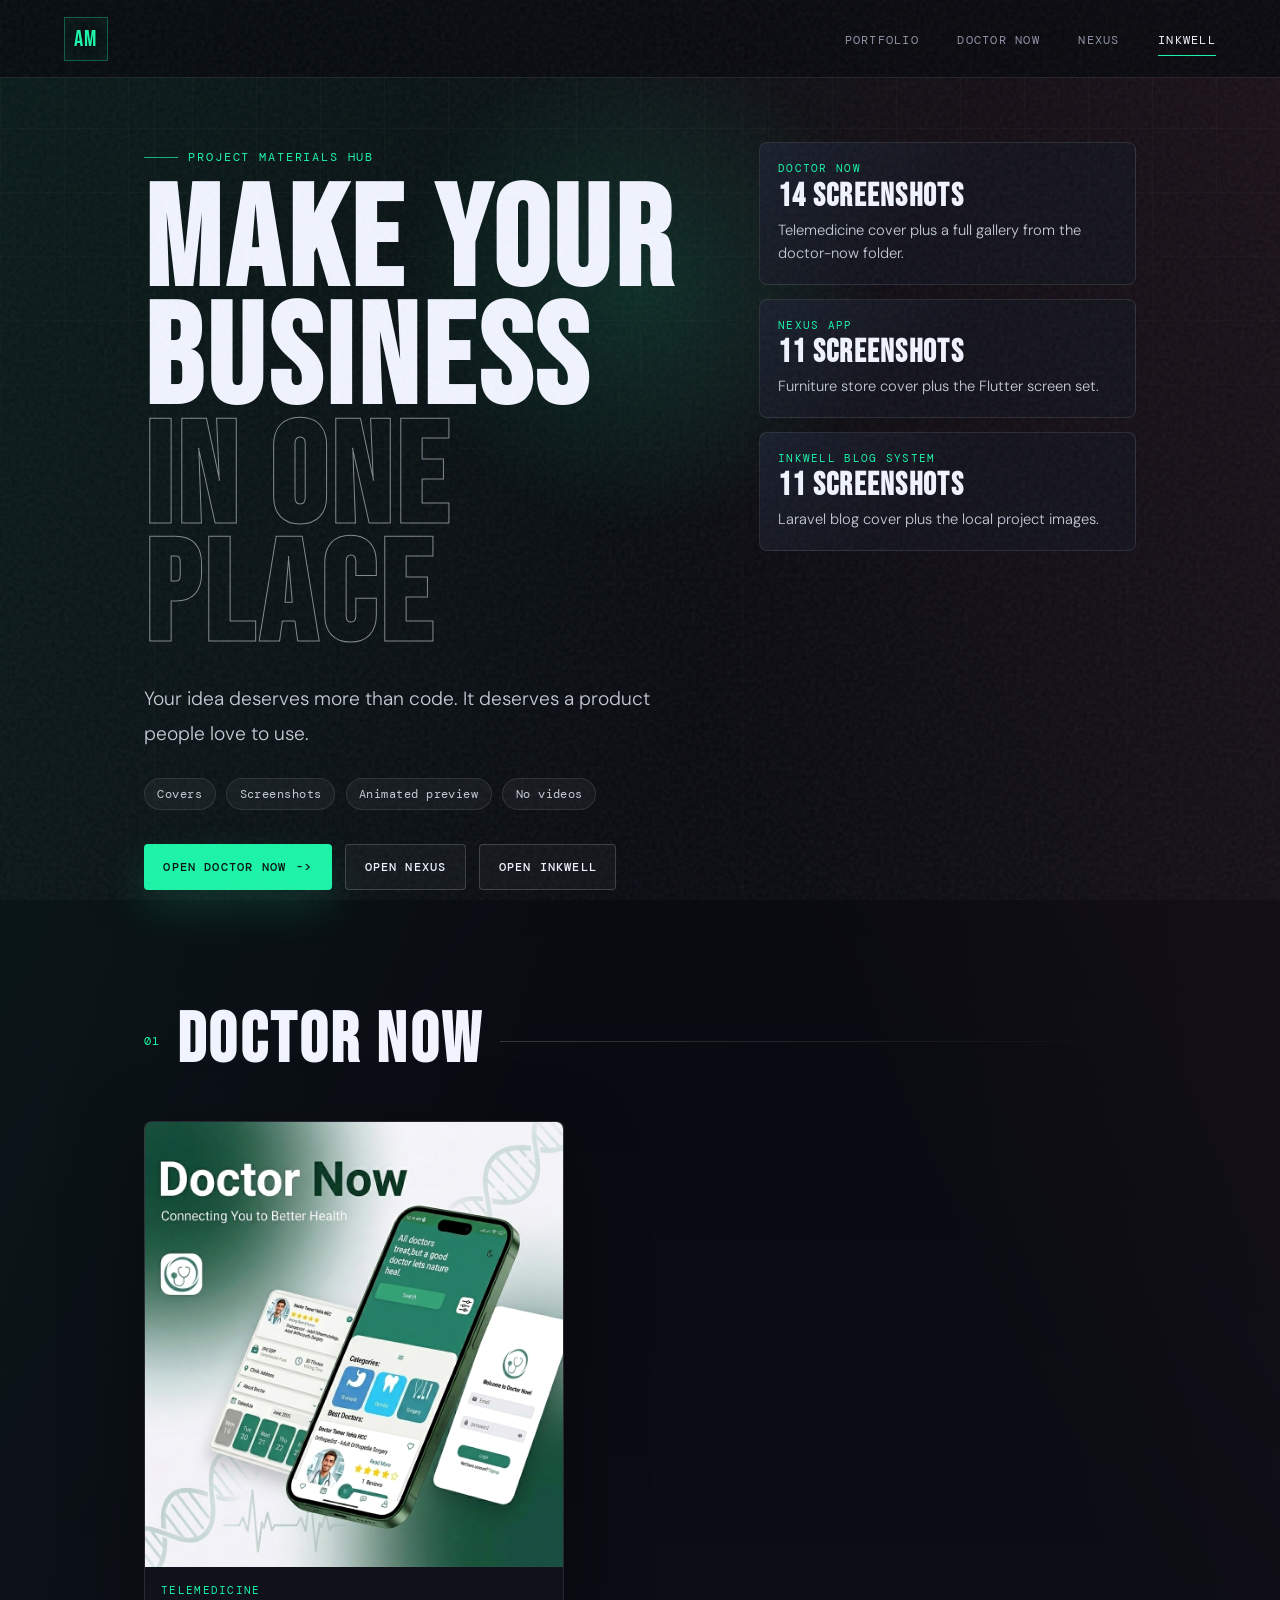
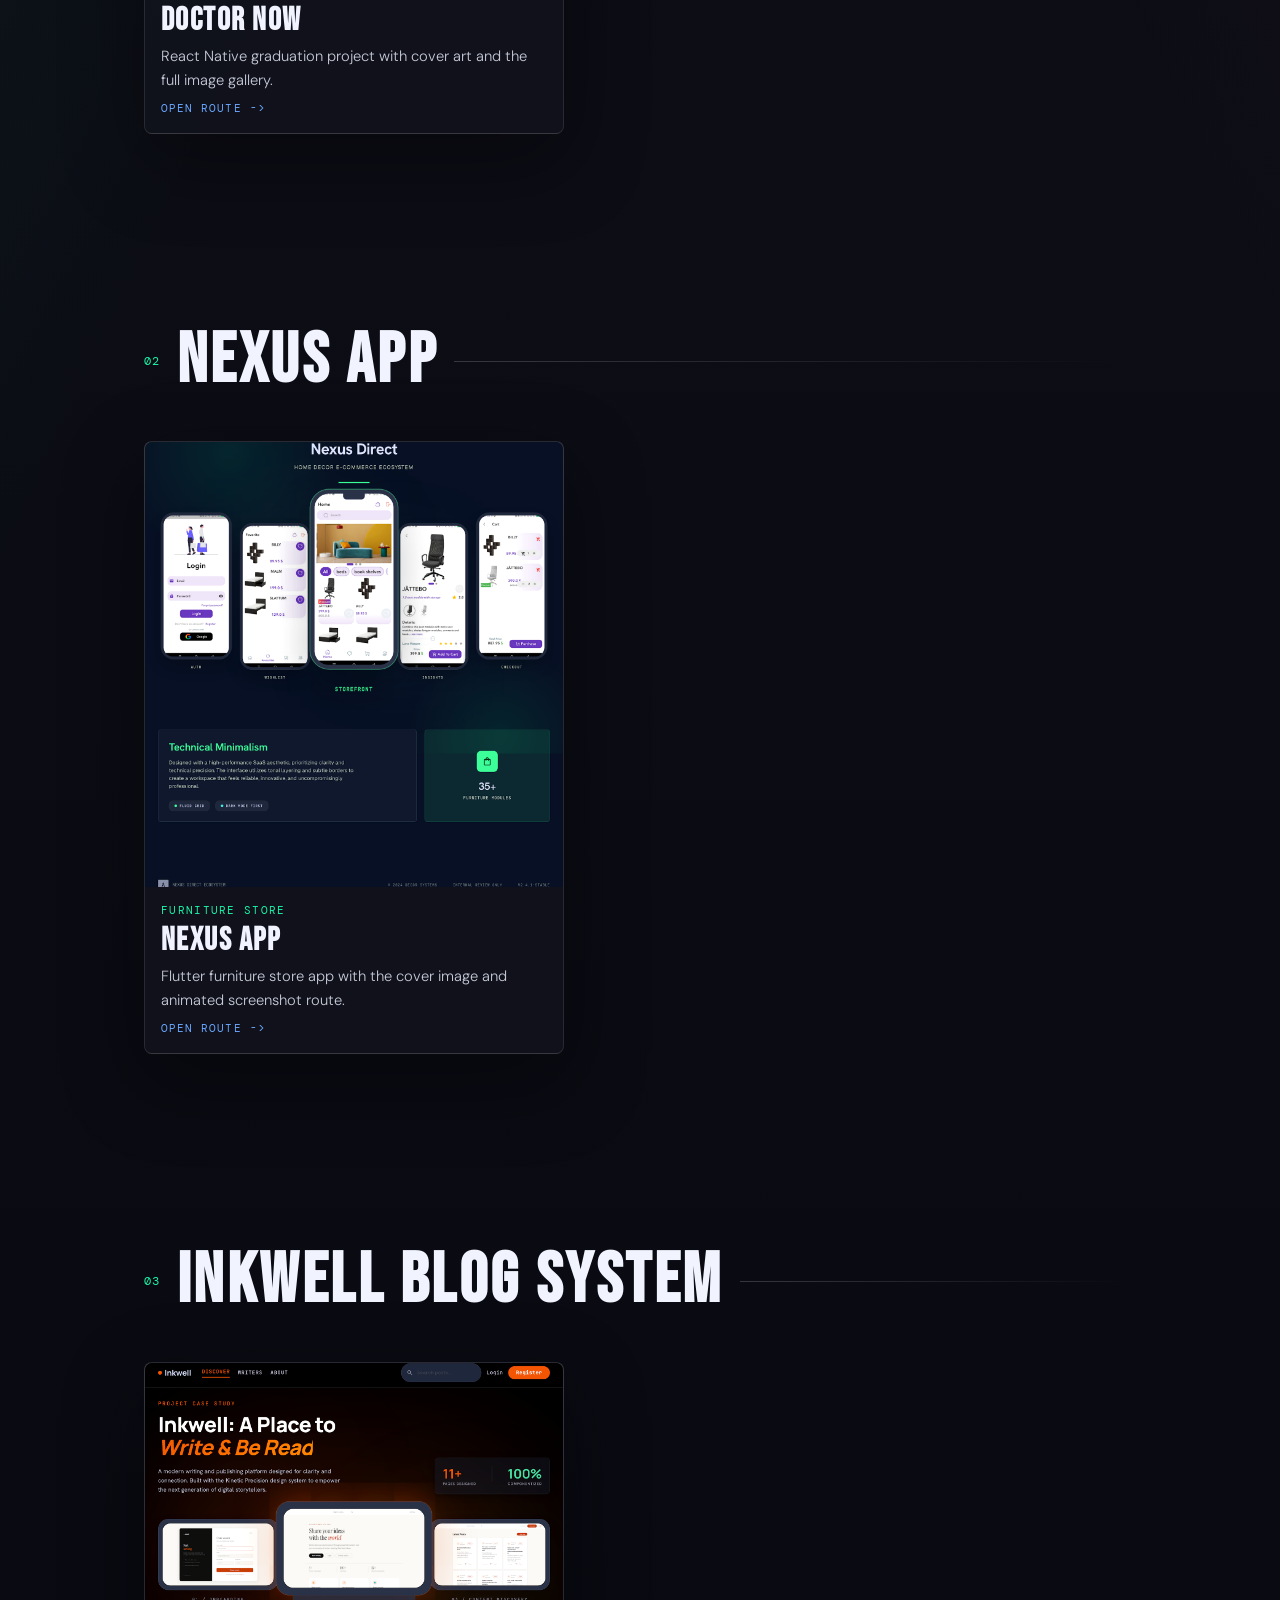
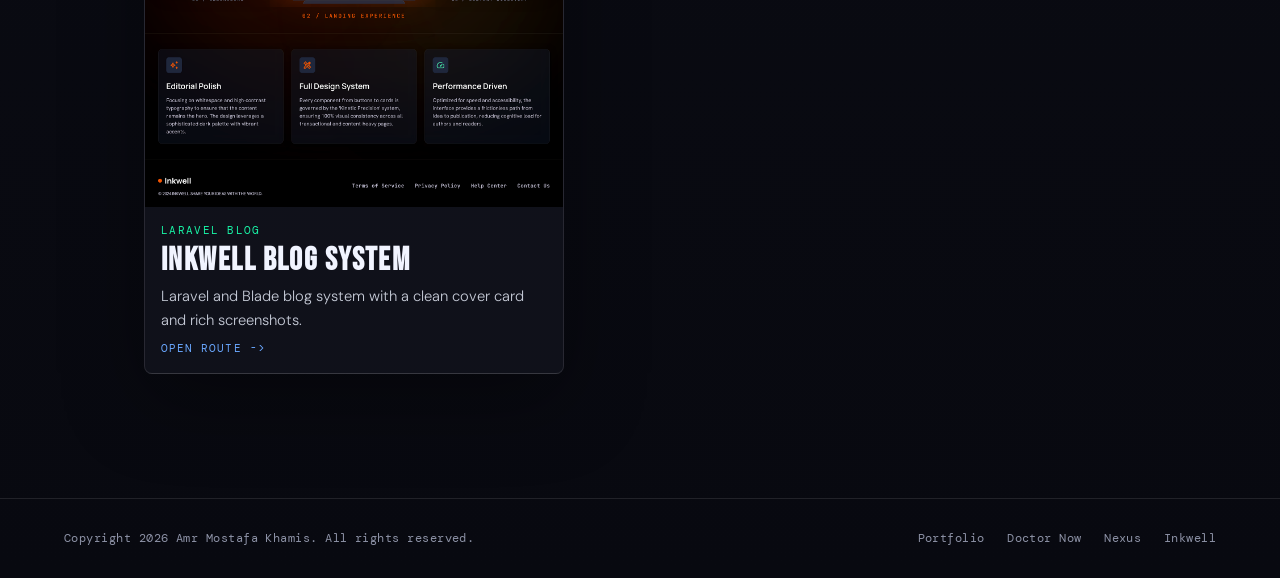
<file: preview.html>
<!DOCTYPE html>
<html lang="en">

<head>
  <meta charset="UTF-8" />
  <meta name="viewport" content="width=device-width, initial-scale=1.0" />
  <title>Amr Mostafa | Materials Hub</title>
  <link rel="preconnect" href="https://fonts.googleapis.com" />
  <link rel="preconnect" href="https://fonts.gstatic.com" crossorigin />
  <link
    href="https://fonts.googleapis.com/css2?family=Bebas+Neue&family=DM+Sans:ital,wght@0,300;0,400;0,500;0,700;1,300&family=DM+Mono:wght@400;500&display=swap"
    rel="stylesheet" />
  <link href="./styles/style.css" rel="stylesheet" />
</head>

<body>
  <div class="spotlight" aria-hidden="true"></div>
  <div class="backdrop-lines" aria-hidden="true"></div>

  <nav aria-label="Primary navigation">
    <a class="nav-logo" href="index.html" aria-label="Amr Mostafa home">AM</a>
    <ul class="nav-links">
      <li><a href="index.html#projects">Portfolio</a></li>
      <li><a href="#doctor-now">Doctor Now</a></li>
      <li><a href="#nexus-app">Nexus</a></li>
      <li><a href="#inkwell-blog">Inkwell</a></li>
    </ul>
  </nav>

  <main class="page-shell">
    <section class="preview-hero">
      <div>
        <div class="eyebrow reveal">Project materials hub</div>
        <h1 class="hero-title preview-title reveal" style="--delay: 90ms">Make your business<span class="stroke">in one place</span></h1>
        <p class="hero-copy preview-copy reveal" style="--delay: 180ms">
          Your idea deserves more than code. It deserves a product people love to use.
        </p>
        <div class="hero-tags reveal" style="--delay: 260ms" aria-label="Preview highlights">
          <span class="pill">Covers</span>
          <span class="pill">Screenshots</span>
          <span class="pill">Animated preview</span>
          <span class="pill">No videos</span>
        </div>
        <div class="hero-actions reveal" style="--delay: 340ms">
          <a href="project.html?project=doctor-now" class="btn btn-primary">Open Doctor Now <span aria-hidden="true">-></span></a>
          <a href="project.html?project=nexus-app" class="btn btn-ghost">Open Nexus</a>
          <a href="project.html?project=inkwell-blog" class="btn btn-ghost">Open Inkwell</a>
        </div>
      </div>

      <aside class="preview-panel reveal" style="--delay: 220ms" aria-label="Route summary">
        <a class="preview-summary" href="project.html?project=doctor-now">
          <span class="preview-summary-kicker">Doctor Now</span>
          <strong class="preview-summary-title">14 screenshots</strong>
          <span class="preview-summary-copy">Telemedicine cover plus a full gallery from the doctor-now folder.</span>
        </a>
        <a class="preview-summary" href="project.html?project=nexus-app">
          <span class="preview-summary-kicker">Nexus App</span>
          <strong class="preview-summary-title">11 screenshots</strong>
          <span class="preview-summary-copy">Furniture store cover plus the Flutter screen set.</span>
        </a>
        <a class="preview-summary" href="project.html?project=inkwell-blog">
          <span class="preview-summary-kicker">Inkwell Blog System</span>
          <strong class="preview-summary-title">11 screenshots</strong>
          <span class="preview-summary-copy">Laravel blog cover plus the local project images.</span>
        </a>
      </aside>
    </section>

    <section class="section preview-section" id="doctor-now">
      <div class="section-header reveal">
        <span class="section-num">01</span>
        <h2 class="section-title">Doctor Now</h2>
        <div class="section-line"></div>
      </div>
      <div class="project-feature-grid project-feature-grid--single">
        <a class="project-feature-card reveal" href="project.html?project=doctor-now">
          <img class="project-feature-cover" src="assets/doctor-now/cover.png" alt="Doctor Now cover" loading="lazy" />
          <div class="project-feature-body">
            <span class="project-feature-kicker">Telemedicine</span>
            <h3 class="project-feature-title">Doctor Now</h3>
            <p class="project-feature-copy">React Native graduation project with cover art and the full image gallery.</p>
            <span class="project-feature-link">Open route <span aria-hidden="true">-></span></span>
          </div>
        </a>
      </div>
    </section>

    <section class="section preview-section" id="nexus-app">
      <div class="section-header reveal">
        <span class="section-num">02</span>
        <h2 class="section-title">Nexus App</h2>
        <div class="section-line"></div>
      </div>
      <div class="project-feature-grid project-feature-grid--single">
        <a class="project-feature-card reveal" href="project.html?project=nexus-app">
          <img class="project-feature-cover" src="assets/nexus-app/cover.png" alt="Nexus App cover" loading="lazy" />
          <div class="project-feature-body">
            <span class="project-feature-kicker">Furniture Store</span>
            <h3 class="project-feature-title">Nexus App</h3>
            <p class="project-feature-copy">Flutter furniture store app with the cover image and animated screenshot route.</p>
            <span class="project-feature-link">Open route <span aria-hidden="true">-></span></span>
          </div>
        </a>
      </div>
    </section>

    <section class="section preview-section" id="inkwell-blog">
      <div class="section-header reveal">
        <span class="section-num">03</span>
        <h2 class="section-title">Inkwell Blog System</h2>
        <div class="section-line"></div>
      </div>
      <div class="project-feature-grid project-feature-grid--single">
        <a class="project-feature-card reveal" href="project.html?project=inkwell-blog">
          <img class="project-feature-cover" src="assets/local-project/cover.png" alt="Inkwell Blog System cover"
            loading="lazy" />
          <div class="project-feature-body">
            <span class="project-feature-kicker">Laravel Blog</span>
            <h3 class="project-feature-title">Inkwell Blog System</h3>
            <p class="project-feature-copy">Laravel and Blade blog system with a clean cover card and rich screenshots.</p>
            <span class="project-feature-link">Open route <span aria-hidden="true">-></span></span>
          </div>
        </a>
      </div>
    </section>
  </main>

  <footer>
    <span>Copyright 2026 Amr Mostafa Khamis. All rights reserved.</span>
    <div class="footer-links">
      <a href="index.html#projects">Portfolio</a>
      <a href="project.html?project=doctor-now">Doctor Now</a>
      <a href="project.html?project=nexus-app">Nexus</a>
      <a href="project.html?project=inkwell-blog">Inkwell</a>
    </div>
  </footer>

  <script>
    const spotlight = document.querySelector(".spotlight");
    const revealItems = document.querySelectorAll(".reveal");
    const navLinks = document.querySelectorAll(".nav-links a");
    const sections = [...document.querySelectorAll("main section[id]")];

    window.addEventListener("pointermove", (event) => {
      spotlight.style.setProperty("--x", `${event.clientX}px`);
      spotlight.style.setProperty("--y", `${event.clientY}px`);
    });

    const revealObserver = new IntersectionObserver((entries) => {
      entries.forEach((entry) => {
        if (entry.isIntersecting) {
          entry.target.classList.add("is-visible");
          revealObserver.unobserve(entry.target);
        }
      });
    }, { threshold: 0.18 });

    revealItems.forEach((item) => revealObserver.observe(item));

    const navObserver = new IntersectionObserver((entries) => {
      entries.forEach((entry) => {
        if (!entry.isIntersecting) return;
        navLinks.forEach((link) => {
          const href = link.getAttribute("href");
          link.classList.toggle("is-active", href === `#${entry.target.id}`);
        });
      });
    }, { rootMargin: "-42% 0px -50% 0px" });

    sections.forEach((section) => navObserver.observe(section));
  </script>
</body>

</html>
</file>
<file: styles/style.css>
:root {
      --bg: #07080d;
      --ink: #f1f4ff;
      --muted: #8d92a6;
      --soft: #c7ccd8;
      --panel: rgba(18, 20, 30, 0.78);
      --panel-strong: #12141e;
      --line: rgba(255, 255, 255, 0.1);
      --line-strong: rgba(255, 255, 255, 0.18);
      --green: #19f5a7;
      --blue: #6aa8ff;
      --rose: #ff6f91;
      --amber: #ffd166;
      --shadow: 0 26px 80px rgba(0, 0, 0, 0.36);
      --radius: 8px;
      --nav-h: 78px;
    }

    *,
    *::before,
    *::after {
      box-sizing: border-box;
      margin: 0;
      padding: 0;
    }

    html {
      scroll-behavior: smooth;
      scroll-padding-top: var(--nav-h);
    }

    body {
      min-height: 100vh;
      overflow-x: hidden;
      background:
        linear-gradient(115deg, rgba(25, 245, 167, 0.08), transparent 34%),
        linear-gradient(245deg, rgba(255, 111, 145, 0.08), transparent 30%),
        linear-gradient(180deg, #07080d 0%, #0c0d15 46%, #080910 100%);
      color: var(--ink);
      font-family: "DM Sans", system-ui, sans-serif;
    }

    body::before {
      content: "";
      position: fixed;
      inset: 0;
      z-index: -3;
      background-image:
        linear-gradient(rgba(255, 255, 255, 0.035) 1px, transparent 1px),
        linear-gradient(90deg, rgba(255, 255, 255, 0.03) 1px, transparent 1px);
      background-size: 64px 64px;
      mask-image: linear-gradient(to bottom, rgba(0, 0, 0, 0.95), transparent 78%);
    }

    body::after {
      content: "";
      position: fixed;
      inset: 0;
      z-index: 999;
      pointer-events: none;
      opacity: 0.42;
      background-image: url("data:image/svg+xml,%3Csvg viewBox='0 0 256 256' xmlns='http://www.w3.org/2000/svg'%3E%3Cfilter id='n'%3E%3CfeTurbulence type='fractalNoise' baseFrequency='0.8' numOctaves='3' stitchTiles='stitch'/%3E%3C/filter%3E%3Crect width='100%25' height='100%25' filter='url(%23n)' opacity='0.16'/%3E%3C/svg%3E");
    }

    a {
      color: inherit;
    }

    button,
    input,
    select,
    textarea {
      font: inherit;
    }

    .spotlight {
      position: fixed;
      inset: 0;
      z-index: -2;
      pointer-events: none;
      background: radial-gradient(520px circle at var(--x, 50%) var(--y, 32%), rgba(25, 245, 167, 0.13), transparent 48%);
      transition: opacity 0.25s ease;
    }

    .backdrop-lines {
      position: fixed;
      inset: 0;
      z-index: -1;
      pointer-events: none;
      background:
        linear-gradient(90deg, transparent 0 12%, rgba(255, 255, 255, 0.055) 12% 12.08%, transparent 12.08% 100%),
        linear-gradient(90deg, transparent 0 58%, rgba(255, 255, 255, 0.045) 58% 58.08%, transparent 58.08% 100%),
        linear-gradient(90deg, transparent 0 88%, rgba(255, 255, 255, 0.035) 88% 88.08%, transparent 88.08% 100%);
      opacity: 0.48;
    }

    .page-shell {
      position: relative;
      z-index: 1;
    }

    nav {
      position: fixed;
      top: 0;
      left: 0;
      right: 0;
      z-index: 100;
      height: var(--nav-h);
      display: flex;
      align-items: center;
      justify-content: space-between;
      padding: 0 5vw;
      background: rgba(7, 8, 13, 0.78);
      border-bottom: 1px solid var(--line);
      backdrop-filter: blur(22px);
    }

    .nav-logo {
      display: inline-grid;
      place-items: center;
      width: 44px;
      height: 44px;
      border: 1px solid rgba(25, 245, 167, 0.34);
      color: var(--green);
      font-family: "Bebas Neue", sans-serif;
      font-size: 1.45rem;
      letter-spacing: 0.08em;
      text-decoration: none;
      box-shadow: inset 0 0 24px rgba(25, 245, 167, 0.08);
    }

    .nav-links {
      display: flex;
      gap: clamp(1rem, 3vw, 2.4rem);
      list-style: none;
    }

    .nav-links a {
      position: relative;
      color: var(--muted);
      font-family: "DM Mono", monospace;
      font-size: 0.72rem;
      letter-spacing: 0.11em;
      text-decoration: none;
      text-transform: uppercase;
      transition: color 0.2s ease;
    }

    .nav-links a::after {
      content: "";
      position: absolute;
      left: 0;
      bottom: -8px;
      width: 100%;
      height: 1px;
      background: var(--green);
      transform: scaleX(0);
      transform-origin: right;
      transition: transform 0.28s ease;
    }

    .nav-links a:hover,
    .nav-links a.is-active {
      color: var(--ink);
    }

    .nav-links a:hover::after,
    .nav-links a.is-active::after {
      transform: scaleX(1);
      transform-origin: left;
    }

    .hero {
      min-height: 100vh;
      display: grid;
      align-items: center;
      padding: calc(var(--nav-h) + 4rem) 5vw 5rem;
    }

    .hero-layout {
      width: min(1180px, 100%);
      margin: 0 auto;
      display: grid;
      grid-template-columns: minmax(0, 1.05fr) minmax(310px, 0.65fr);
      gap: clamp(2rem, 6vw, 5rem);
      align-items: center;
    }

    .eyebrow {
      display: inline-flex;
      align-items: center;
      gap: 0.65rem;
      margin-bottom: 1.25rem;
      color: var(--green);
      font-family: "DM Mono", monospace;
      font-size: 0.72rem;
      letter-spacing: 0.16em;
      text-transform: uppercase;
    }

    .eyebrow::before {
      content: "";
      width: 34px;
      height: 1px;
      background: currentColor;
      opacity: 0.7;
    }

    .hero-title {
      max-width: 820px;
      font-family: "Bebas Neue", sans-serif;
      font-size: clamp(4.3rem, 11vw, 10rem);
      letter-spacing: 0.035em;
      line-height: 0.84;
    }

    .hero-title .stroke {
      display: block;
      color: transparent;
      -webkit-text-stroke: 1px rgba(241, 244, 255, 0.52);
      text-shadow: none;
    }

    .hero-copy {
      max-width: 640px;
      margin-top: 1.5rem;
      color: var(--soft);
      font-size: clamp(1rem, 2vw, 1.2rem);
      font-weight: 300;
      line-height: 1.8;
    }

    .hero-tags {
      display: flex;
      flex-wrap: wrap;
      gap: 0.65rem;
      margin-top: 1.7rem;
    }

    .pill {
      display: inline-flex;
      align-items: center;
      min-height: 32px;
      padding: 0.35rem 0.78rem;
      border: 1px solid var(--line);
      background: rgba(255, 255, 255, 0.045);
      color: var(--soft);
      border-radius: 999px;
      font-family: "DM Mono", monospace;
      font-size: 0.72rem;
      letter-spacing: 0.04em;
    }

    .hero-actions {
      display: flex;
      flex-wrap: wrap;
      gap: 0.85rem;
      margin-top: 2.1rem;
    }

    .btn {
      position: relative;
      display: inline-flex;
      min-height: 46px;
      align-items: center;
      justify-content: center;
      gap: 0.6rem;
      overflow: hidden;
      border-radius: 4px;
      padding: 0.78rem 1.15rem;
      border: 1px solid transparent;
      color: var(--ink);
      font-family: "DM Mono", monospace;
      font-size: 0.74rem;
      font-weight: 500;
      letter-spacing: 0.1em;
      text-decoration: none;
      text-transform: uppercase;
      transition: transform 0.2s ease, border-color 0.2s ease, background 0.2s ease;
    }

    .btn::before {
      content: "";
      position: absolute;
      inset: 0;
      background: linear-gradient(90deg, transparent, rgba(255, 255, 255, 0.35), transparent);
      transform: translateX(-120%);
      transition: transform 0.55s ease;
    }

    .btn:hover {
      transform: translateY(-2px);
    }

    .btn:hover::before {
      transform: translateX(120%);
    }

    .btn-primary {
      background: var(--green);
      color: #07100c;
      box-shadow: 0 18px 44px rgba(25, 245, 167, 0.14);
    }

    .btn-ghost {
      border-color: var(--line-strong);
      background: rgba(255, 255, 255, 0.035);
    }

    .profile-card {
      position: relative;
      min-height: 530px;
      display: grid;
      align-content: end;
      overflow: hidden;
      border: 1px solid var(--line);
      border-radius: var(--radius);
      background:
        linear-gradient(180deg, rgba(255, 255, 255, 0.08), transparent 38%),
        var(--panel);
      box-shadow: var(--shadow);
      transform-style: preserve-3d;
    }

    .profile-card::before {
      content: "";
      position: absolute;
      inset: 18px;
      border: 1px solid rgba(255, 255, 255, 0.12);
      border-radius: 6px;
      pointer-events: none;
    }

    .avatar-wrap {
      position: absolute;
      top: 54px;
      left: 50%;
      width: min(250px, 62%);
      aspect-ratio: 1;
      transform: translateX(-50%);
      border: 1px solid rgba(25, 245, 167, 0.34);
      border-radius: 50%;
      padding: 10px;
      background:
        linear-gradient(135deg, rgba(25, 245, 167, 0.18), rgba(106, 168, 255, 0.1)),
        rgba(255, 255, 255, 0.04);
      animation: floaty 6s ease-in-out infinite;
    }

    .avatar-wrap::after {
      content: "";
      position: absolute;
      inset: -18px;
      border: 1px dashed rgba(255, 255, 255, 0.18);
      border-radius: 50%;
      animation: spin 18s linear infinite;
    }

    .hero-avatar {
      width: 100%;
      height: 100%;
      object-fit: cover;
      border-radius: 50%;
      filter: saturate(1.08) contrast(1.05);
    }

    .card-terminal {
      position: relative;
      margin: 0 18px 18px;
      padding: 1.25rem;
      border: 1px solid var(--line);
      border-radius: 6px;
      background: rgba(7, 8, 13, 0.72);
      backdrop-filter: blur(18px);
    }

    .terminal-top {
      display: flex;
      gap: 0.4rem;
      margin-bottom: 1rem;
    }

    .dot {
      width: 8px;
      height: 8px;
      border-radius: 50%;
      background: var(--rose);
    }

    .dot:nth-child(2) {
      background: var(--amber);
    }

    .dot:nth-child(3) {
      background: var(--green);
    }

    .terminal-line {
      color: var(--soft);
      font-family: "DM Mono", monospace;
      font-size: 0.78rem;
      line-height: 1.9;
    }

    .terminal-line span {
      color: var(--green);
    }

    .section {
      width: min(1120px, 100%);
      margin: 0 auto;
      padding: 6.5rem 5vw;
    }

    .section-header {
      display: grid;
      grid-template-columns: auto auto 1fr;
      gap: 1rem;
      align-items: center;
      margin-bottom: 3rem;
    }

    .section-num {
      color: var(--green);
      font-family: "DM Mono", monospace;
      font-size: 0.72rem;
      letter-spacing: 0.12em;
    }

    .section-title {
      color: var(--ink);
      font-family: "Bebas Neue", sans-serif;
      font-size: clamp(2.3rem, 6vw, 4.4rem);
      letter-spacing: 0.05em;
      line-height: 0.9;
    }

    .section-line {
      height: 1px;
      background: linear-gradient(90deg, var(--line-strong), transparent);
    }

    .about-grid,
    .contact-grid {
      display: grid;
      grid-template-columns: minmax(0, 1fr) minmax(280px, 0.78fr);
      gap: clamp(2rem, 5vw, 4.5rem);
      align-items: start;
    }

    .lead p {
      color: var(--soft);
      font-size: 1.04rem;
      font-weight: 300;
      line-height: 1.9;
    }

    .lead p+p {
      margin-top: 1.25rem;
    }

    strong {
      color: var(--ink);
      font-weight: 700;
    }

    .stats {
      display: grid;
      grid-template-columns: repeat(2, minmax(0, 1fr));
      gap: 0.85rem;
    }

    .stat {
      min-height: 142px;
      padding: 1.2rem;
      border: 1px solid var(--line);
      border-radius: var(--radius);
      background: var(--panel);
      transition: transform 0.25s ease, border-color 0.25s ease, background 0.25s ease;
    }

    .stat:hover {
      transform: translateY(-5px);
      border-color: rgba(25, 245, 167, 0.4);
      background: rgba(25, 245, 167, 0.055);
    }

    .stat-num {
      color: var(--green);
      font-family: "Bebas Neue", sans-serif;
      font-size: 3.2rem;
      line-height: 1;
    }

    .stat-label {
      max-width: 10rem;
      margin-top: 0.55rem;
      color: var(--muted);
      font-family: "DM Mono", monospace;
      font-size: 0.68rem;
      letter-spacing: 0.08em;
      line-height: 1.5;
      text-transform: uppercase;
    }

    .skills-grid {
      display: grid;
      grid-template-columns: repeat(3, minmax(0, 1fr));
      gap: 1rem;
    }

    .skill-card {
      position: relative;
      overflow: hidden;
      min-height: 260px;
      padding: 1.35rem;
      border: 1px solid var(--line);
      border-radius: var(--radius);
      background: var(--panel);
      transition: transform 0.25s ease, border-color 0.25s ease;
    }

    .skill-card::before {
      content: "";
      position: absolute;
      inset: 0;
      background: linear-gradient(135deg, rgba(25, 245, 167, 0.13), transparent 42%, rgba(106, 168, 255, 0.08));
      opacity: 0;
      transition: opacity 0.25s ease;
    }

    .skill-card:hover {
      transform: translateY(-7px);
      border-color: rgba(106, 168, 255, 0.36);
    }

    .skill-card:hover::before {
      opacity: 1;
    }

    .skill-index {
      position: relative;
      color: var(--muted);
      font-family: "DM Mono", monospace;
      font-size: 0.72rem;
    }

    .skill-card-title {
      position: relative;
      margin-top: 3.3rem;
      color: var(--ink);
      font-family: "Bebas Neue", sans-serif;
      font-size: 2rem;
      letter-spacing: 0.05em;
    }

    .skill-tags {
      position: relative;
      display: flex;
      flex-wrap: wrap;
      gap: 0.55rem;
      margin-top: 1.15rem;
    }

    .tag {
      display: inline-flex;
      min-height: 30px;
      align-items: center;
      padding: 0.32rem 0.7rem;
      border: 1px solid var(--line);
      border-radius: 999px;
      background: rgba(255, 255, 255, 0.045);
      color: var(--soft);
      font-size: 0.82rem;
      font-weight: 300;
    }

    .projects-list {
      display: grid;
      gap: 0.85rem;
    }

    .featured-overview {
      display: grid;
      grid-template-columns: minmax(0, 1.2fr) minmax(300px, 0.8fr);
      gap: 1.25rem;
      align-items: stretch;
      margin-bottom: 1.25rem;
      padding: 1rem;
      border: 1px solid var(--line);
      border-radius: var(--radius);
      background:
        linear-gradient(135deg, rgba(25, 245, 167, 0.08), transparent 42%),
        rgba(18, 20, 30, 0.76);
      box-shadow: var(--shadow);
    }

    .overview-video {
      display: block;
      width: 100%;
      height: 100%;
      min-height: 360px;
      object-fit: cover;
      border: 1px solid var(--line);
      border-radius: 6px;
      background: #05060a;
    }

    .overview-content {
      display: grid;
      align-content: space-between;
      gap: 1.4rem;
      padding: 0.35rem;
    }

    .overview-kicker {
      color: var(--green);
      font-family: "DM Mono", monospace;
      font-size: 0.68rem;
      letter-spacing: 0.12em;
      text-transform: uppercase;
    }

    .overview-title {
      margin-top: 0.7rem;
      color: var(--ink);
      font-family: "Bebas Neue", sans-serif;
      font-size: clamp(2.1rem, 5vw, 3.3rem);
      letter-spacing: 0.045em;
      line-height: 0.95;
    }

    .overview-copy {
      margin-top: 0.85rem;
      color: var(--soft);
      font-size: 0.98rem;
      font-weight: 300;
      line-height: 1.7;
    }

    .overview-shots {
      display: grid;
      grid-template-columns: repeat(3, minmax(0, 1fr));
      gap: 0.55rem;
    }

    .overview-shots img {
      width: 100%;
      aspect-ratio: 16 / 10;
      object-fit: cover;
      border: 1px solid var(--line);
      border-radius: 5px;
      filter: saturate(1.06);
    }

    .project-feature-grid {
      display: grid;
      grid-template-columns: repeat(3, minmax(0, 1fr));
      gap: 1rem;
      margin-bottom: 1.25rem;
    }

    .project-feature-grid--single {
      grid-template-columns: minmax(0, 420px);
    }

    .project-feature-card {
      display: grid;
      overflow: hidden;
      border: 1px solid var(--line);
      border-radius: var(--radius);
      background:
        linear-gradient(180deg, rgba(255, 255, 255, 0.07), transparent 34%),
        var(--panel);
      box-shadow: var(--shadow);
      text-decoration: none;
      transition: transform 0.25s ease, border-color 0.25s ease, background 0.25s ease;
    }

    .project-feature-card:hover {
      transform: translateY(-6px);
      border-color: rgba(25, 245, 167, 0.35);
      background:
        linear-gradient(180deg, rgba(25, 245, 167, 0.08), transparent 34%),
        rgba(18, 20, 30, 0.9);
    }

    .project-feature-cover {
      display: block;
      width: 100%;
      aspect-ratio: 4.7 / 5;
      object-fit: cover;
      background: #05060a;
      filter: saturate(1.05) contrast(1.03);
    }

    .project-feature-body {
      display: grid;
      gap: 0.6rem;
      padding: 1rem 1rem 1.15rem;
    }

    .project-feature-kicker {
      color: var(--green);
      font-family: "DM Mono", monospace;
      font-size: 0.68rem;
      letter-spacing: 0.12em;
      text-transform: uppercase;
    }

    .project-feature-title {
      color: var(--ink);
      font-family: "Bebas Neue", sans-serif;
      font-size: 2rem;
      letter-spacing: 0.045em;
      line-height: 0.9;
    }

    .project-feature-copy {
      color: var(--soft);
      font-size: 0.92rem;
      font-weight: 300;
      line-height: 1.6;
    }

    .project-feature-link {
      color: var(--blue);
      font-family: "DM Mono", monospace;
      font-size: 0.66rem;
      letter-spacing: 0.1em;
      text-transform: uppercase;
    }

    .project-page {
      width: min(1120px, 100%);
      margin: 0 auto;
      padding: calc(var(--nav-h) + 4rem) 5vw 3rem;
    }

    .project-shell {
      display: grid;
      gap: 3rem;
    }

    .project-hero {
      display: grid;
      grid-template-columns: minmax(0, 1fr) minmax(300px, 0.82fr);
      gap: clamp(2rem, 5vw, 4.2rem);
      align-items: center;
    }

    .project-page-title {
      max-width: 820px;
    }

    .project-page-copy {
      max-width: 62ch;
    }

    .project-switcher {
      display: flex;
      flex-wrap: wrap;
      gap: 0.7rem;
      margin-top: 1.15rem;
    }

    .project-switcher a {
      border-color: var(--line-strong);
    }

    .project-card {
      overflow: hidden;
      border: 1px solid var(--line);
      border-radius: var(--radius);
      background:
        linear-gradient(180deg, rgba(255, 255, 255, 0.06), transparent 42%),
        var(--panel);
      box-shadow: var(--shadow);
    }

    .project-card-cover {
      display: block;
      width: 100%;
      aspect-ratio: 4 / 5;
      object-fit: cover;
      background: #05060a;
    }

    .project-card-body {
      display: grid;
      gap: 0.9rem;
      padding: 1rem;
    }

    .project-media-section {
      width: 100%;
      padding: 0;
    }

    .project-video-panel {
      overflow: hidden;
      border: 1px solid var(--line);
      border-radius: var(--radius);
      background:
        linear-gradient(180deg, rgba(255, 255, 255, 0.06), transparent 36%),
        var(--panel);
      box-shadow: var(--shadow);
    }

    .project-video {
      display: block;
      width: 100%;
      max-height: 78vh;
      aspect-ratio: var(--video-ratio, 16 / 9);
      object-fit: contain;
      background: #05060a;
    }

    .project-card-meta {
      display: grid;
      grid-template-columns: repeat(2, minmax(0, 1fr));
      gap: 0.7rem;
      margin-top: 0.1rem;
    }

    .project-card-stat {
      padding: 0.8rem 0.85rem;
      border: 1px solid var(--line);
      border-radius: 5px;
      background: rgba(7, 8, 13, 0.68);
    }

    .project-card-stat strong {
      display: block;
      color: var(--green);
      font-family: "Bebas Neue", sans-serif;
      font-size: 1.45rem;
      letter-spacing: 0.05em;
      line-height: 1;
    }

    .project-card-stat span {
      color: var(--muted);
      font-family: "DM Mono", monospace;
      font-size: 0.62rem;
      letter-spacing: 0.08em;
      text-transform: uppercase;
    }

    .project-gallery {
      display: grid;
      grid-template-columns: repeat(auto-fit, minmax(220px, 1fr));
      grid-auto-flow: dense;
      gap: 0.85rem;
    }

    .project-gallery--preview {
      display: block;
    }

    .screenshot-preview {
      display: grid;
      grid-template-columns: minmax(0, 1fr) minmax(220px, 0.34fr);
      gap: 1rem;
      align-items: stretch;
    }

    .screenshot-stage {
      position: relative;
      display: grid;
      place-items: center;
      min-height: min(72vh, 720px);
      overflow: hidden;
      border: 1px solid var(--line);
      border-radius: var(--radius);
      background:
        linear-gradient(135deg, rgba(25, 245, 167, 0.08), transparent 38%),
        rgba(7, 8, 13, 0.88);
      box-shadow: var(--shadow);
      color: inherit;
      cursor: zoom-in;
    }

    .screenshot-stage::before {
      content: "";
      position: absolute;
      inset: 0;
      background-image:
        linear-gradient(rgba(255, 255, 255, 0.035) 1px, transparent 1px),
        linear-gradient(90deg, rgba(255, 255, 255, 0.035) 1px, transparent 1px);
      background-size: 28px 28px;
      opacity: 0.42;
    }

    .screenshot-stage-image {
      position: relative;
      z-index: 1;
      display: block;
      width: 100%;
      height: 100%;
      max-height: min(72vh, 720px);
      padding: clamp(0.7rem, 2vw, 1.2rem);
      object-fit: contain;
      filter: drop-shadow(0 24px 34px rgba(0, 0, 0, 0.36));
      animation: previewIn 0.46s cubic-bezier(0.2, 0.8, 0.2, 1) both;
    }

    .screenshot-stage-image.is-changing {
      animation: previewSwap 0.46s cubic-bezier(0.2, 0.8, 0.2, 1) both;
    }

    .screenshot-preview-meta {
      display: grid;
      align-content: start;
      gap: 0.7rem;
      padding: 1rem;
      border: 1px solid var(--line);
      border-radius: var(--radius);
      background: var(--panel);
    }

    .screenshot-preview-meta .overview-title {
      font-size: 2.15rem;
    }

    .screenshot-rail {
      grid-column: 1 / -1;
      display: flex;
      gap: 0.65rem;
      overflow-x: auto;
      overscroll-behavior-inline: contain;
      padding: 0.1rem 0 0.8rem;
      scroll-behavior: smooth;
      scroll-snap-type: x mandatory;
      scrollbar-color: rgba(25, 245, 167, 0.55) rgba(255, 255, 255, 0.08);
    }

    .screenshot-rail::-webkit-scrollbar {
      height: 8px;
    }

    .screenshot-rail::-webkit-scrollbar-track {
      background: rgba(255, 255, 255, 0.08);
      border-radius: 999px;
    }

    .screenshot-rail::-webkit-scrollbar-thumb {
      background: rgba(25, 245, 167, 0.55);
      border-radius: 999px;
    }

    .screenshot-thumb {
      position: relative;
      display: grid;
      flex: 0 0 clamp(92px, 13vw, 138px);
      overflow: hidden;
      min-height: 112px;
      border: 1px solid var(--line);
      border-radius: 6px;
      background: rgba(18, 20, 30, 0.74);
      cursor: pointer;
      scroll-snap-align: center;
      transition: transform 0.22s ease, border-color 0.22s ease, background 0.22s ease;
    }

    .screenshot-thumb:hover,
    .screenshot-thumb.is-active {
      transform: translateY(-4px);
      border-color: rgba(25, 245, 167, 0.52);
      background: rgba(25, 245, 167, 0.07);
    }

    .screenshot-thumb img {
      width: 100%;
      height: 100%;
      min-height: 112px;
      object-fit: contain;
      padding: 0.35rem;
      background: #05060a;
    }

    .screenshot-thumb span {
      position: absolute;
      right: 0.45rem;
      bottom: 0.45rem;
      display: inline-grid;
      place-items: center;
      min-width: 30px;
      height: 24px;
      border: 1px solid var(--line);
      border-radius: 999px;
      background: rgba(7, 8, 13, 0.82);
      color: var(--soft);
      font-family: "DM Mono", monospace;
      font-size: 0.62rem;
    }

    .shot-card {
      position: relative;
      overflow: hidden;
      border: 1px solid var(--line);
      border-radius: var(--radius);
      background: rgba(18, 20, 30, 0.7);
      box-shadow: var(--shadow);
      cursor: zoom-in;
      transition: transform 0.25s ease, border-color 0.25s ease, background 0.25s ease;
      aspect-ratio: var(--ratio, 4 / 5);
    }

    .shot-card:hover {
      transform: translateY(-5px);
      border-color: rgba(25, 245, 167, 0.36);
      background: rgba(25, 245, 167, 0.05);
    }

    .shot-card img {
      display: block;
      width: 100%;
      height: 100%;
      object-fit: cover;
      transform: scale(1);
      transition: transform 0.35s ease;
      background: #05060a;
    }

    .shot-card:hover img {
      transform: scale(1.04);
    }

    .shot-card figcaption {
      padding: 0.74rem 0.85rem;
      border-top: 1px solid var(--line);
      color: var(--muted);
      font-family: "DM Mono", monospace;
      font-size: 0.62rem;
      letter-spacing: 0.08em;
      text-transform: uppercase;
    }

    .lightbox {
      width: min(92vw, 1120px);
      border: 0;
      padding: 0;
      background: transparent;
      color: var(--ink);
    }

    .lightbox::backdrop {
      background: rgba(5, 6, 10, 0.82);
      backdrop-filter: blur(10px);
    }

    .lightbox-panel {
      position: relative;
      overflow: hidden;
      border: 1px solid var(--line);
      border-radius: calc(var(--radius) + 2px);
      background: rgba(18, 20, 30, 0.96);
      box-shadow: var(--shadow);
    }

    .lightbox-image {
      display: block;
      width: 100%;
      max-height: 82vh;
      object-fit: contain;
      background: #05060a;
    }

    .lightbox-caption {
      padding: 0.9rem 1rem 1rem;
      border-top: 1px solid var(--line);
      color: var(--soft);
      font-family: "DM Mono", monospace;
      font-size: 0.68rem;
      letter-spacing: 0.08em;
      text-transform: uppercase;
    }

    .lightbox-close {
      position: absolute;
      top: 0.85rem;
      right: 0.85rem;
      z-index: 2;
      display: inline-flex;
      align-items: center;
      justify-content: center;
      width: 40px;
      height: 40px;
      border: 1px solid var(--line);
      border-radius: 50%;
      background: rgba(7, 8, 13, 0.88);
      color: var(--ink);
      cursor: pointer;
    }

    @keyframes previewIn {
      from {
        opacity: 0;
        transform: translateY(16px) scale(0.96);
      }

      to {
        opacity: 1;
        transform: translateY(0) scale(1);
      }
    }

    @keyframes previewSwap {
      0% {
        opacity: 0;
        transform: translateX(18px) scale(0.98);
      }

      100% {
        opacity: 1;
        transform: translateX(0) scale(1);
      }
    }

    @keyframes cardFloat {
      0%,
      100% {
        transform: translateY(0);
      }

      50% {
        transform: translateY(-6px);
      }
    }

    .preview-hero {
      width: min(1120px, 100%);
      margin: 0 auto;
      padding: calc(var(--nav-h) + 4rem) 5vw 3rem;
      display: grid;
      grid-template-columns: minmax(0, 1.05fr) minmax(280px, 0.72fr);
      gap: clamp(2rem, 5vw, 4.5rem);
      align-items: start;
    }

    .preview-title {
      max-width: 820px;
    }

    .preview-copy {
      max-width: 64ch;
    }

    .preview-panel {
      display: grid;
      gap: 0.85rem;
    }

    .preview-summary {
      display: grid;
      gap: 0.45rem;
      padding: 1.15rem;
      border: 1px solid var(--line);
      border-radius: var(--radius);
      background:
        linear-gradient(135deg, rgba(106, 168, 255, 0.07), transparent 44%),
        var(--panel);
      text-decoration: none;
      transition: transform 0.25s ease, border-color 0.25s ease, background 0.25s ease;
    }

    .preview-summary:hover {
      transform: translateY(-4px);
      border-color: rgba(25, 245, 167, 0.36);
      background:
        linear-gradient(135deg, rgba(25, 245, 167, 0.08), transparent 44%),
        rgba(18, 20, 30, 0.9);
    }

    .preview-summary-kicker {
      color: var(--green);
      font-family: "DM Mono", monospace;
      font-size: 0.68rem;
      letter-spacing: 0.12em;
      text-transform: uppercase;
    }

    .preview-summary-title {
      color: var(--ink);
      font-family: "Bebas Neue", sans-serif;
      font-size: 2rem;
      letter-spacing: 0.04em;
      line-height: 0.9;
    }

    .preview-summary-copy {
      color: var(--soft);
      font-size: 0.92rem;
      font-weight: 300;
      line-height: 1.6;
    }

    .preview-section {
      padding-top: 4.5rem;
    }

    .preview-note {
      color: var(--green);
      font-family: "DM Mono", monospace;
      font-size: 0.68rem;
      letter-spacing: 0.12em;
      text-transform: uppercase;
    }

    .preview-media-grid {
      display: grid;
      grid-template-columns: repeat(3, minmax(0, 1fr));
      gap: 0.85rem;
      margin-top: 1rem;
    }

    .preview-media-grid--videos {
      grid-template-columns: minmax(0, 1fr);
    }

    .preview-media {
      overflow: hidden;
      border: 1px solid var(--line);
      border-radius: var(--radius);
      background: rgba(18, 20, 30, 0.64);
      box-shadow: var(--shadow);
    }

    .preview-media img,
    .preview-media video {
      display: block;
      width: 100%;
      aspect-ratio: 16 / 10;
      object-fit: cover;
      background: #05060a;
    }

    .preview-media figcaption {
      padding: 0.78rem 0.9rem;
      border-top: 1px solid var(--line);
      color: var(--muted);
      font-family: "DM Mono", monospace;
      font-size: 0.64rem;
      letter-spacing: 0.08em;
      text-transform: uppercase;
    }

    .project-item {
      position: relative;
      display: grid;
      grid-template-columns: 72px minmax(0, 1fr) auto;
      gap: 1.5rem;
      align-items: center;
      overflow: hidden;
      min-height: 116px;
      padding: 1.35rem;
      border: 1px solid var(--line);
      border-radius: var(--radius);
      background: rgba(18, 20, 30, 0.62);
      text-decoration: none;
      transition: transform 0.25s ease, border-color 0.25s ease, background 0.25s ease;
    }

    .project-item::before {
      content: "";
      position: absolute;
      inset: 0;
      width: 4px;
      background: var(--green);
      transform: scaleY(0);
      transform-origin: bottom;
      transition: transform 0.25s ease;
    }

    .project-item:hover {
      transform: translateX(8px);
      border-color: rgba(25, 245, 167, 0.32);
      background: rgba(25, 245, 167, 0.045);
    }

    .project-item:hover::before {
      transform: scaleY(1);
    }

    .project-year {
      color: var(--muted);
      font-family: "DM Mono", monospace;
      font-size: 0.72rem;
    }

    .project-name {
      color: var(--ink);
      font-family: "Bebas Neue", sans-serif;
      font-size: clamp(1.6rem, 4vw, 2.2rem);
      letter-spacing: 0.045em;
      line-height: 1;
    }

    .project-desc {
      max-width: 650px;
      margin-top: 0.45rem;
      color: var(--muted);
      font-size: 0.94rem;
      font-weight: 300;
      line-height: 1.55;
    }

    .project-stack {
      display: flex;
      flex-wrap: wrap;
      justify-content: flex-end;
      gap: 0.45rem;
      max-width: 230px;
    }

    .project-badge {
      border: 1px solid rgba(106, 168, 255, 0.34);
      border-radius: 999px;
      color: var(--blue);
      font-family: "DM Mono", monospace;
      font-size: 0.65rem;
      letter-spacing: 0.08em;
      padding: 0.28rem 0.6rem;
      text-transform: uppercase;
    }

    .project-arrow {
      display: inline-block;
      margin-left: 0.4rem;
      color: var(--green);
      transition: transform 0.25s ease;
    }

    .project-item:hover .project-arrow {
      transform: translate(4px, -4px);
    }

    .contact-panel {
      padding: 1.4rem;
      border: 1px solid var(--line);
      border-radius: var(--radius);
      background: var(--panel);
    }

    .contact-details {
      display: grid;
      gap: 0.85rem;
      margin-top: 1.8rem;
    }

    .contact-row {
      display: grid;
      grid-template-columns: 72px 1fr;
      gap: 1rem;
      align-items: baseline;
    }

    .contact-key {
      color: var(--green);
      font-family: "DM Mono", monospace;
      font-size: 0.66rem;
      letter-spacing: 0.1em;
      text-transform: uppercase;
    }

    .contact-val {
      color: var(--soft);
      font-size: 0.95rem;
      font-weight: 300;
      overflow-wrap: anywhere;
      text-decoration: none;
    }

    .contact-val:hover {
      color: var(--green);
    }

    .contact-form {
      display: grid;
      gap: 1rem;
    }

    .form-group {
      display: grid;
      gap: 0.45rem;
    }

    .form-label {
      color: var(--muted);
      font-family: "DM Mono", monospace;
      font-size: 0.66rem;
      letter-spacing: 0.1em;
      text-transform: uppercase;
    }

    .form-control {
      width: 100%;
      min-height: 46px;
      padding: 0.85rem 0.95rem;
      border: 1px solid var(--line);
      border-radius: 4px;
      outline: 0;
      background: rgba(7, 8, 13, 0.74);
      color: var(--ink);
      font-size: 0.94rem;
      font-weight: 300;
      transition: border-color 0.2s ease, box-shadow 0.2s ease, background 0.2s ease;
    }

    .form-control:focus {
      border-color: rgba(25, 245, 167, 0.72);
      background: rgba(7, 8, 13, 0.94);
      box-shadow: 0 0 0 4px rgba(25, 245, 167, 0.1);
    }

    .form-control::placeholder {
      color: #666c7e;
    }

    textarea.form-control {
      min-height: 132px;
      resize: vertical;
    }

    select.form-control option {
      background: var(--panel-strong);
    }

    .btn-submit {
      justify-self: start;
      border: 0;
      cursor: pointer;
    }

    footer {
      display: flex;
      justify-content: space-between;
      align-items: center;
      gap: 1.2rem;
      flex-wrap: wrap;
      padding: 2rem 5vw;
      border-top: 1px solid var(--line);
      color: var(--muted);
      font-family: "DM Mono", monospace;
      font-size: 0.72rem;
      letter-spacing: 0.04em;
    }

    .footer-links {
      display: flex;
      flex-wrap: wrap;
      gap: 1.4rem;
    }

    .footer-links a {
      text-decoration: none;
      transition: color 0.2s ease;
    }

    .footer-links a:hover {
      color: var(--green);
    }

    .reveal {
      opacity: 0;
      transform: translateY(26px);
      transition: opacity 0.7s ease, transform 0.7s ease;
      transition-delay: var(--delay, 0ms);
    }

    .reveal.is-visible {
      opacity: 1;
      transform: translateY(0);
    }

    .hero .reveal {
      transform: translateY(18px);
    }

    @keyframes floaty {

      0%,
      100% {
        transform: translateX(-50%) translateY(0);
      }

      50% {
        transform: translateX(-50%) translateY(-12px);
      }
    }

    @keyframes spin {
      to {
        transform: rotate(360deg);
      }
    }

    @media (max-width: 920px) {

      .hero-layout,
      .about-grid,
      .contact-grid {
        grid-template-columns: 1fr;
      }

      .profile-card {
        width: min(430px, 100%);
        min-height: 500px;
        margin: 0 auto;
      }

      .skills-grid {
        grid-template-columns: 1fr;
      }

      .featured-overview {
        grid-template-columns: 1fr;
      }

      .project-feature-grid,
      .preview-hero {
        grid-template-columns: 1fr;
      }

      .preview-media-grid {
        grid-template-columns: repeat(2, minmax(0, 1fr));
      }

      .project-hero,
      .screenshot-preview {
        grid-template-columns: 1fr;
      }

      .screenshot-stage {
        min-height: min(68vh, 620px);
      }
    }

    @media (max-width: 720px) {
      :root {
        --nav-h: 66px;
      }

      nav {
        padding: 0 1rem;
      }

      .nav-logo {
        width: 40px;
        height: 40px;
      }

      .nav-links {
        gap: 0.85rem;
      }

      .nav-links a {
        font-size: 0.62rem;
        letter-spacing: 0.05em;
      }

      .hero {
        padding: calc(var(--nav-h) + 2.5rem) 1rem 4rem;
      }

      .section {
        padding: 5rem 1rem;
      }

      .section-header {
        grid-template-columns: auto 1fr;
      }

      .section-line {
        grid-column: 1 / -1;
      }

      .project-item {
        grid-template-columns: 1fr;
        gap: 0.75rem;
        align-items: start;
      }

      .project-stack {
        justify-content: flex-start;
      }

      .overview-video {
        /* min-height: 260px; */
        max-width: 100%;
        height: auto;
        object-fit: contain;
      }

      .project-feature-grid,
      .project-gallery {
        grid-template-columns: 1fr;
      }

      .screenshot-stage {
        min-height: 460px;
      }

      .screenshot-thumb {
        flex-basis: 112px;
      }

      .preview-media-grid {
        grid-template-columns: 1fr;
      }

      .project-card-meta {
        grid-template-columns: 1fr;
      }

      footer {
        padding: 1.8rem 1rem;
      }
    }

    @media (max-width: 470px) {
      .nav-links {
        display: none;
      }

      .hero-title {
        font-size: clamp(4rem, 22vw, 5.6rem);
      }

      .hero-actions,
      .btn {
        width: 100%;
      }

      .stats {
        grid-template-columns: 1fr;
      }

      .profile-card {
        min-height: 460px;
      }

      .overview-shots {
        grid-template-columns: 1fr;
      }

      .contact-row {
        grid-template-columns: 1fr;
        gap: 0.25rem;
      }
    }

    @media (prefers-reduced-motion: reduce) {

      *,
      *::before,
      *::after {
        animation-duration: 0.01ms !important;
        animation-iteration-count: 1 !important;
        scroll-behavior: auto !important;
        transition-duration: 0.01ms !important;
      }

      .reveal {
        opacity: 1;
        transform: none;
      }
    }
</file>
